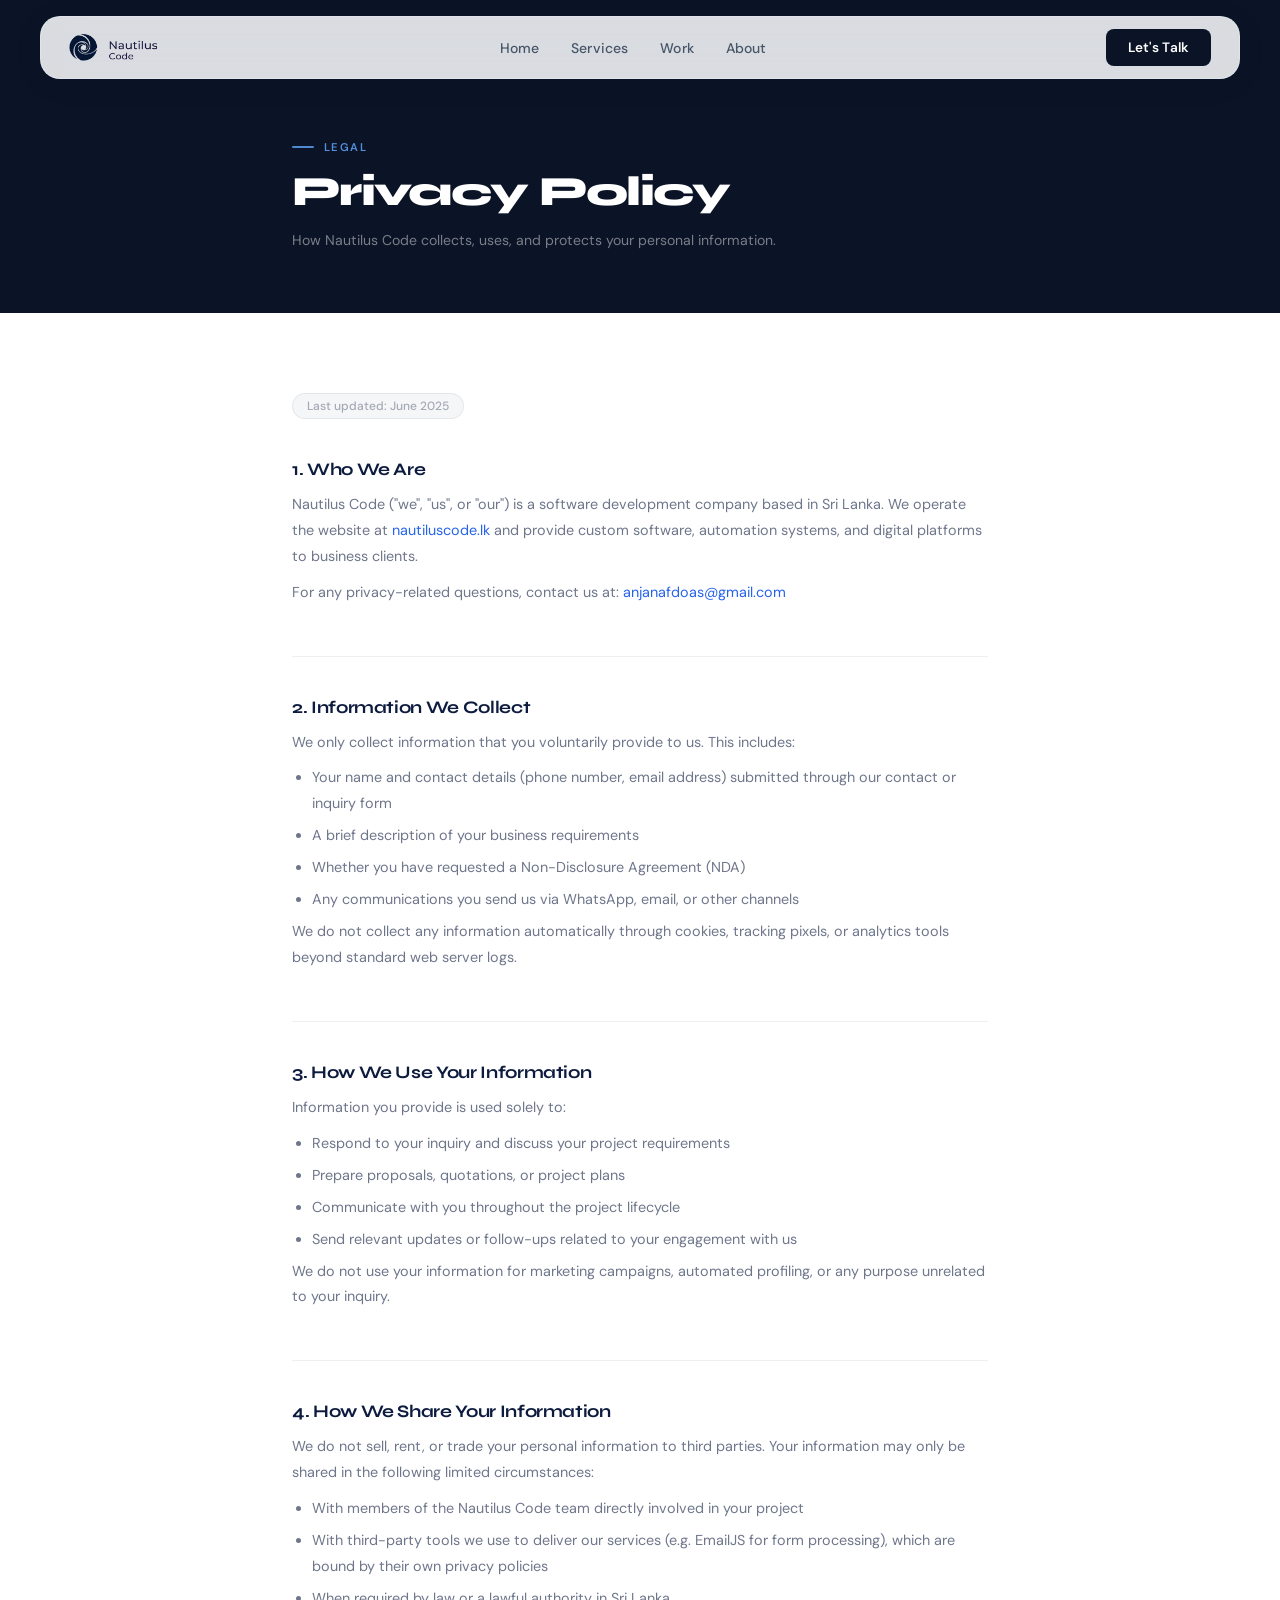
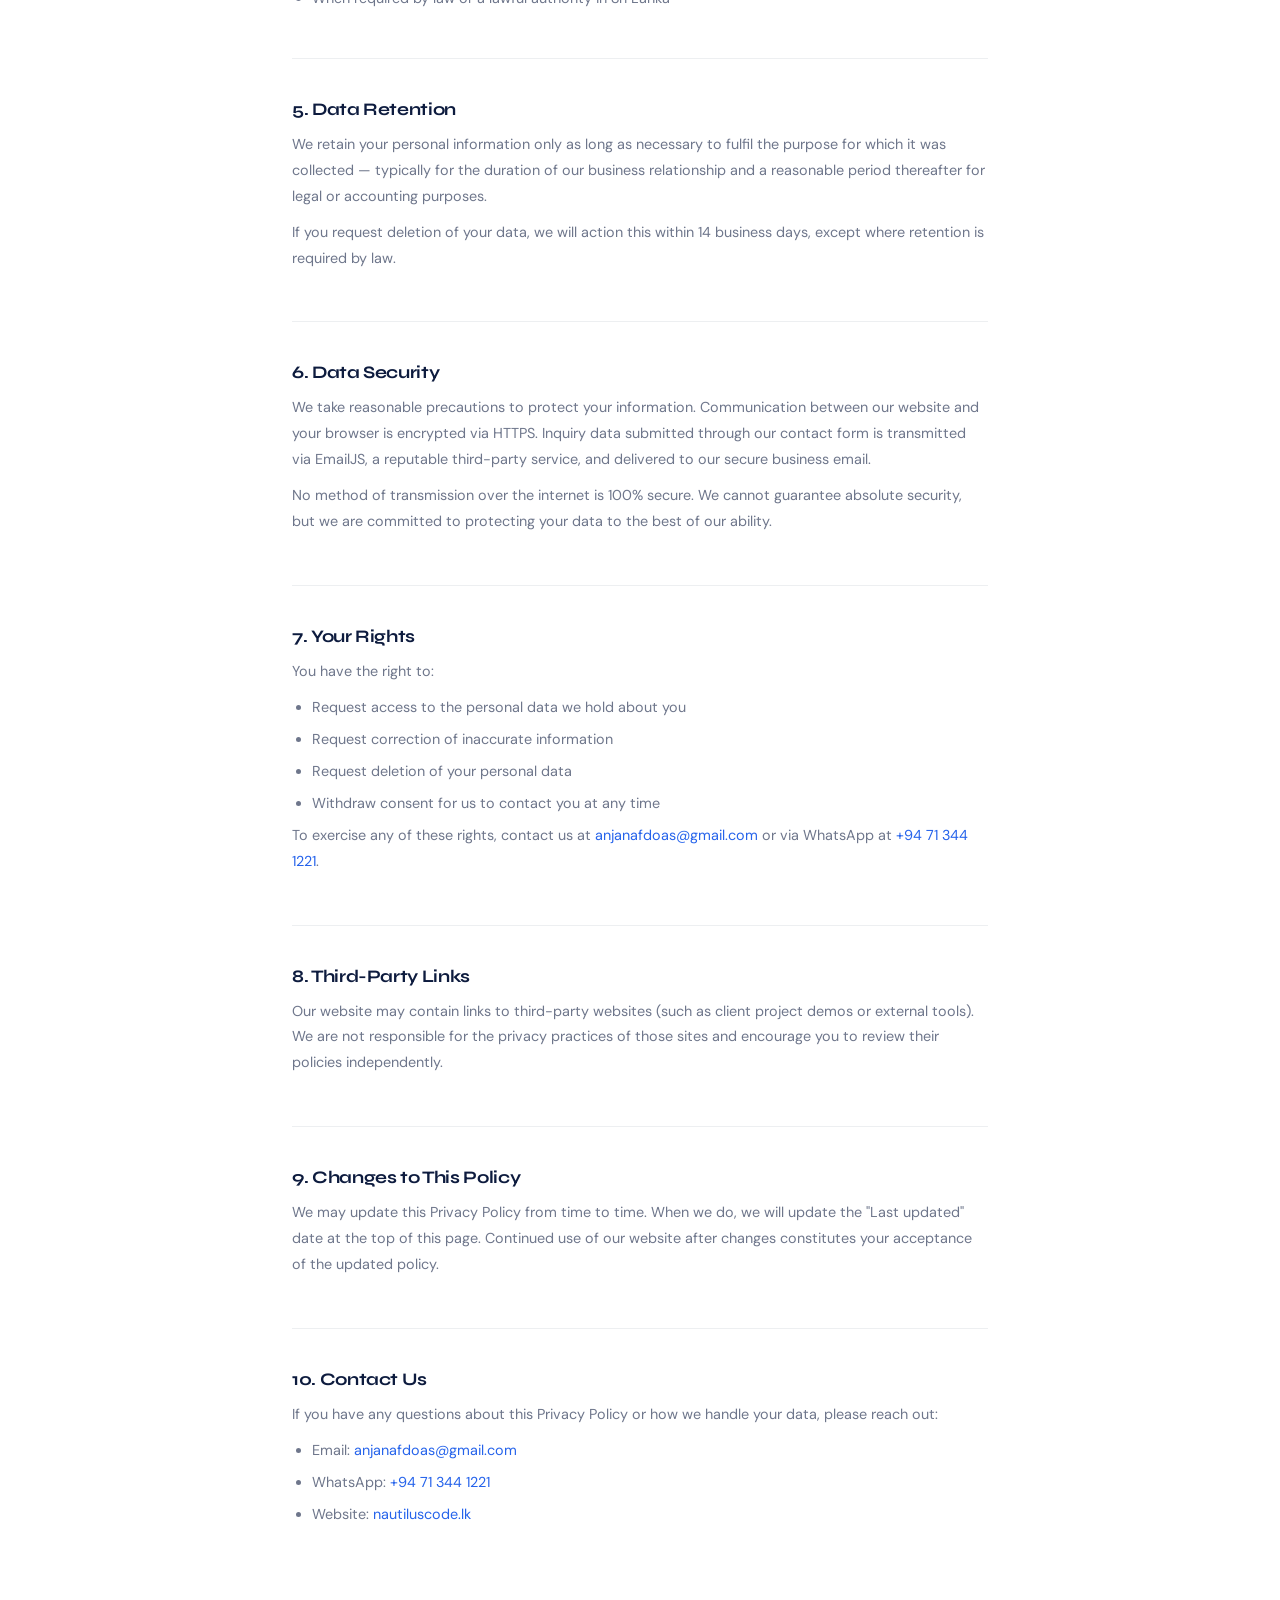
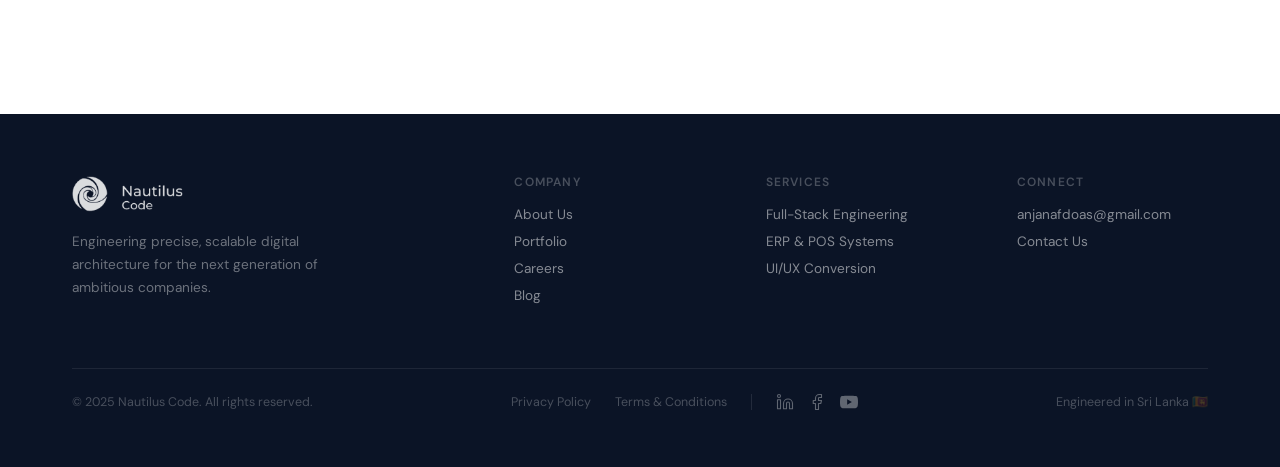
<file: privacy-policy.html>
<!DOCTYPE html>
<html lang="en">
<head>
  <meta charset="UTF-8">
  <meta name="viewport" content="width=device-width, initial-scale=1.0">
  <title>Privacy Policy — Nautilus Code</title>
  <link rel="preconnect" href="https://fonts.googleapis.com">
  <link rel="preconnect" href="https://fonts.gstatic.com" crossorigin>
  <link href="https://fonts.googleapis.com/css2?family=Syne:wght@700;800&family=DM+Sans:wght@300;400;500&display=swap" rel="stylesheet">
  <link rel="stylesheet" href="css/style.css">
  <style>
    .legal-body {
      max-width: 760px;
      margin: 0 auto;
      padding: 48px 2rem 100px;
    }
    .legal-hero {
      background: var(--navy, #0d1b3e);
      padding: 140px 0 60px;
    }
    .legal-hero-inner {
      max-width: 760px;
      margin: 0 auto;
      padding: 0 2rem;
    }
    .legal-eyebrow {
      font-size: 0.7rem;
      font-weight: 600;
      letter-spacing: 0.13em;
      text-transform: uppercase;
      color: rgba(96,165,250,0.85);
      display: flex;
      align-items: center;
      gap: 10px;
      margin-bottom: 16px;
    }
    .legal-eyebrow::before {
      content: '';
      display: block;
      width: 22px;
      height: 1.5px;
      background: rgba(96,165,250,0.8);
      border-radius: 2px;
    }
    .legal-hero h1 {
      font-family: 'Syne', sans-serif;
      font-size: clamp(1.8rem, 3.5vw, 2.6rem);
      font-weight: 800;
      color: #fff;
      letter-spacing: -0.04em;
      line-height: 1.08;
      margin-bottom: 14px;
    }
    .legal-hero p {
      font-size: 0.88rem;
      color: rgba(255,255,255,0.45);
      line-height: 1.7;
    }
    .legal-section {
      margin-bottom: 40px;
      padding-bottom: 40px;
      border-bottom: 1px solid rgba(13,27,62,0.07);
    }
    .legal-section:last-child {
      border-bottom: none;
    }
    .legal-section h2 {
      font-family: 'Syne', sans-serif;
      font-size: 1.1rem;
      font-weight: 700;
      color: #0d1b3e;
      letter-spacing: -0.02em;
      margin-bottom: 12px;
      margin-top: 0;
    }
    .legal-section p,
    .legal-section li {
      font-size: 0.9rem;
      color: rgba(13,27,62,0.6);
      line-height: 1.8;
      margin-bottom: 10px;
    }
    .legal-section ul {
      padding-left: 20px;
      margin: 0;
    }
    .legal-section li {
      margin-bottom: 6px;
    }
    .legal-section a {
      color: #2563eb;
      text-decoration: none;
    }
    .legal-section a:hover {
      text-decoration: underline;
    }
    .legal-updated {
      display: inline-block;
      font-size: 0.75rem;
      font-weight: 500;
      color: rgba(13,27,62,0.35);
      background: rgba(13,27,62,0.04);
      border: 1px solid rgba(13,27,62,0.07);
      border-radius: 100px;
      padding: 4px 14px;
      margin-bottom: 40px;
      margin-top: 32px;
    }
  </style>
</head>
<body>

  <div id="navbar-placeholder"></div>

  <!-- Hero -->
  <div class="legal-hero">
    <div class="legal-hero-inner">
      <div class="legal-eyebrow">Legal</div>
      <h1>Privacy Policy</h1>
      <p>How Nautilus Code collects, uses, and protects your personal information.</p>
    </div>
  </div>

  <!-- Body -->
  <div class="legal-body">

    <span class="legal-updated">Last updated: June 2025</span>

    <div class="legal-section">
      <h2>1. Who We Are</h2>
      <p>Nautilus Code ("we", "us", or "our") is a software development company based in Sri Lanka. We operate the website at <a href="https://nautiluscode.lk">nautiluscode.lk</a> and provide custom software, automation systems, and digital platforms to business clients.</p>
      <p>For any privacy-related questions, contact us at: <a href="mailto:hello@nautiluscode.lk">anjanafdoas@gmail.com</a></p>
    </div>

    <div class="legal-section">
      <h2>2. Information We Collect</h2>
      <p>We only collect information that you voluntarily provide to us. This includes:</p>
      <ul>
        <li>Your name and contact details (phone number, email address) submitted through our contact or inquiry form</li>
        <li>A brief description of your business requirements</li>
        <li>Whether you have requested a Non-Disclosure Agreement (NDA)</li>
        <li>Any communications you send us via WhatsApp, email, or other channels</li>
      </ul>
      <p>We do not collect any information automatically through cookies, tracking pixels, or analytics tools beyond standard web server logs.</p>
    </div>

    <div class="legal-section">
      <h2>3. How We Use Your Information</h2>
      <p>Information you provide is used solely to:</p>
      <ul>
        <li>Respond to your inquiry and discuss your project requirements</li>
        <li>Prepare proposals, quotations, or project plans</li>
        <li>Communicate with you throughout the project lifecycle</li>
        <li>Send relevant updates or follow-ups related to your engagement with us</li>
      </ul>
      <p>We do not use your information for marketing campaigns, automated profiling, or any purpose unrelated to your inquiry.</p>
    </div>

    <div class="legal-section">
      <h2>4. How We Share Your Information</h2>
      <p>We do not sell, rent, or trade your personal information to third parties. Your information may only be shared in the following limited circumstances:</p>
      <ul>
        <li>With members of the Nautilus Code team directly involved in your project</li>
        <li>With third-party tools we use to deliver our services (e.g. EmailJS for form processing), which are bound by their own privacy policies</li>
        <li>When required by law or a lawful authority in Sri Lanka</li>
      </ul>
    </div>

    <div class="legal-section">
      <h2>5. Data Retention</h2>
      <p>We retain your personal information only as long as necessary to fulfil the purpose for which it was collected — typically for the duration of our business relationship and a reasonable period thereafter for legal or accounting purposes.</p>
      <p>If you request deletion of your data, we will action this within 14 business days, except where retention is required by law.</p>
    </div>

    <div class="legal-section">
      <h2>6. Data Security</h2>
      <p>We take reasonable precautions to protect your information. Communication between our website and your browser is encrypted via HTTPS. Inquiry data submitted through our contact form is transmitted via EmailJS, a reputable third-party service, and delivered to our secure business email.</p>
      <p>No method of transmission over the internet is 100% secure. We cannot guarantee absolute security, but we are committed to protecting your data to the best of our ability.</p>
    </div>

    <div class="legal-section">
      <h2>7. Your Rights</h2>
      <p>You have the right to:</p>
      <ul>
        <li>Request access to the personal data we hold about you</li>
        <li>Request correction of inaccurate information</li>
        <li>Request deletion of your personal data</li>
        <li>Withdraw consent for us to contact you at any time</li>
      </ul>
      <p>To exercise any of these rights, contact us at <a href="mailto:anjanafdoas@gmail.com">anjanafdoas@gmail.com</a> or via WhatsApp at <a href="https://wa.me/94713441221">+94 71 344 1221</a>.</p>
    </div>

    <div class="legal-section">
      <h2>8. Third-Party Links</h2>
      <p>Our website may contain links to third-party websites (such as client project demos or external tools). We are not responsible for the privacy practices of those sites and encourage you to review their policies independently.</p>
    </div>

    <div class="legal-section">
      <h2>9. Changes to This Policy</h2>
      <p>We may update this Privacy Policy from time to time. When we do, we will update the "Last updated" date at the top of this page. Continued use of our website after changes constitutes your acceptance of the updated policy.</p>
    </div>

    <div class="legal-section">
      <h2>10. Contact Us</h2>
      <p>If you have any questions about this Privacy Policy or how we handle your data, please reach out:</p>
      <ul>
        <li>Email: <a href="mailto:anjanafdoas@gmail.com">anjanafdoas@gmail.com</a></li>
        <li>WhatsApp: <a href="https://wa.me/94713441221">+94 71 344 1221</a></li>
        <li>Website: <a href="https://nautiluscode.lk">nautiluscode.lk</a></li>
      </ul>
    </div>

  </div>

  <div id="footer-placeholder"></div>

  <script src="js/config.js"></script>
  <script src="js/main.js"></script>

</body>
</html>
</file>
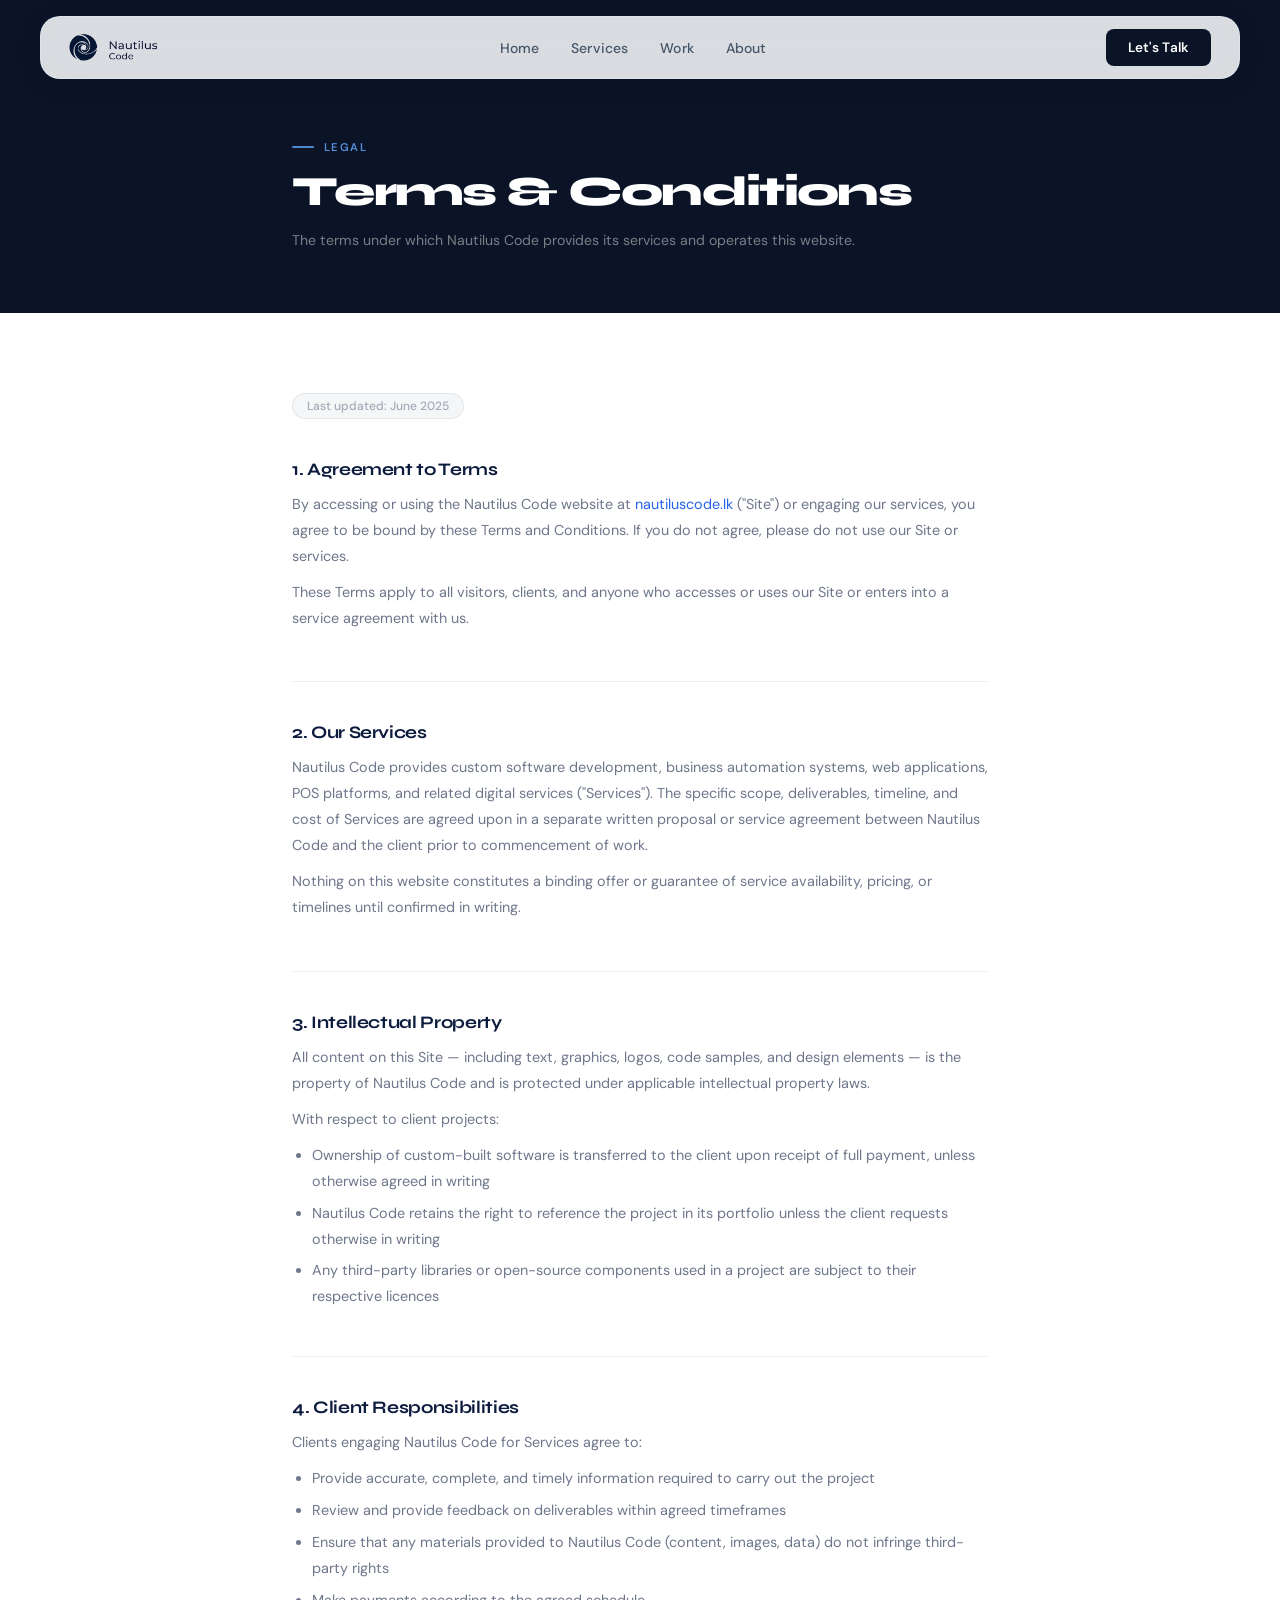
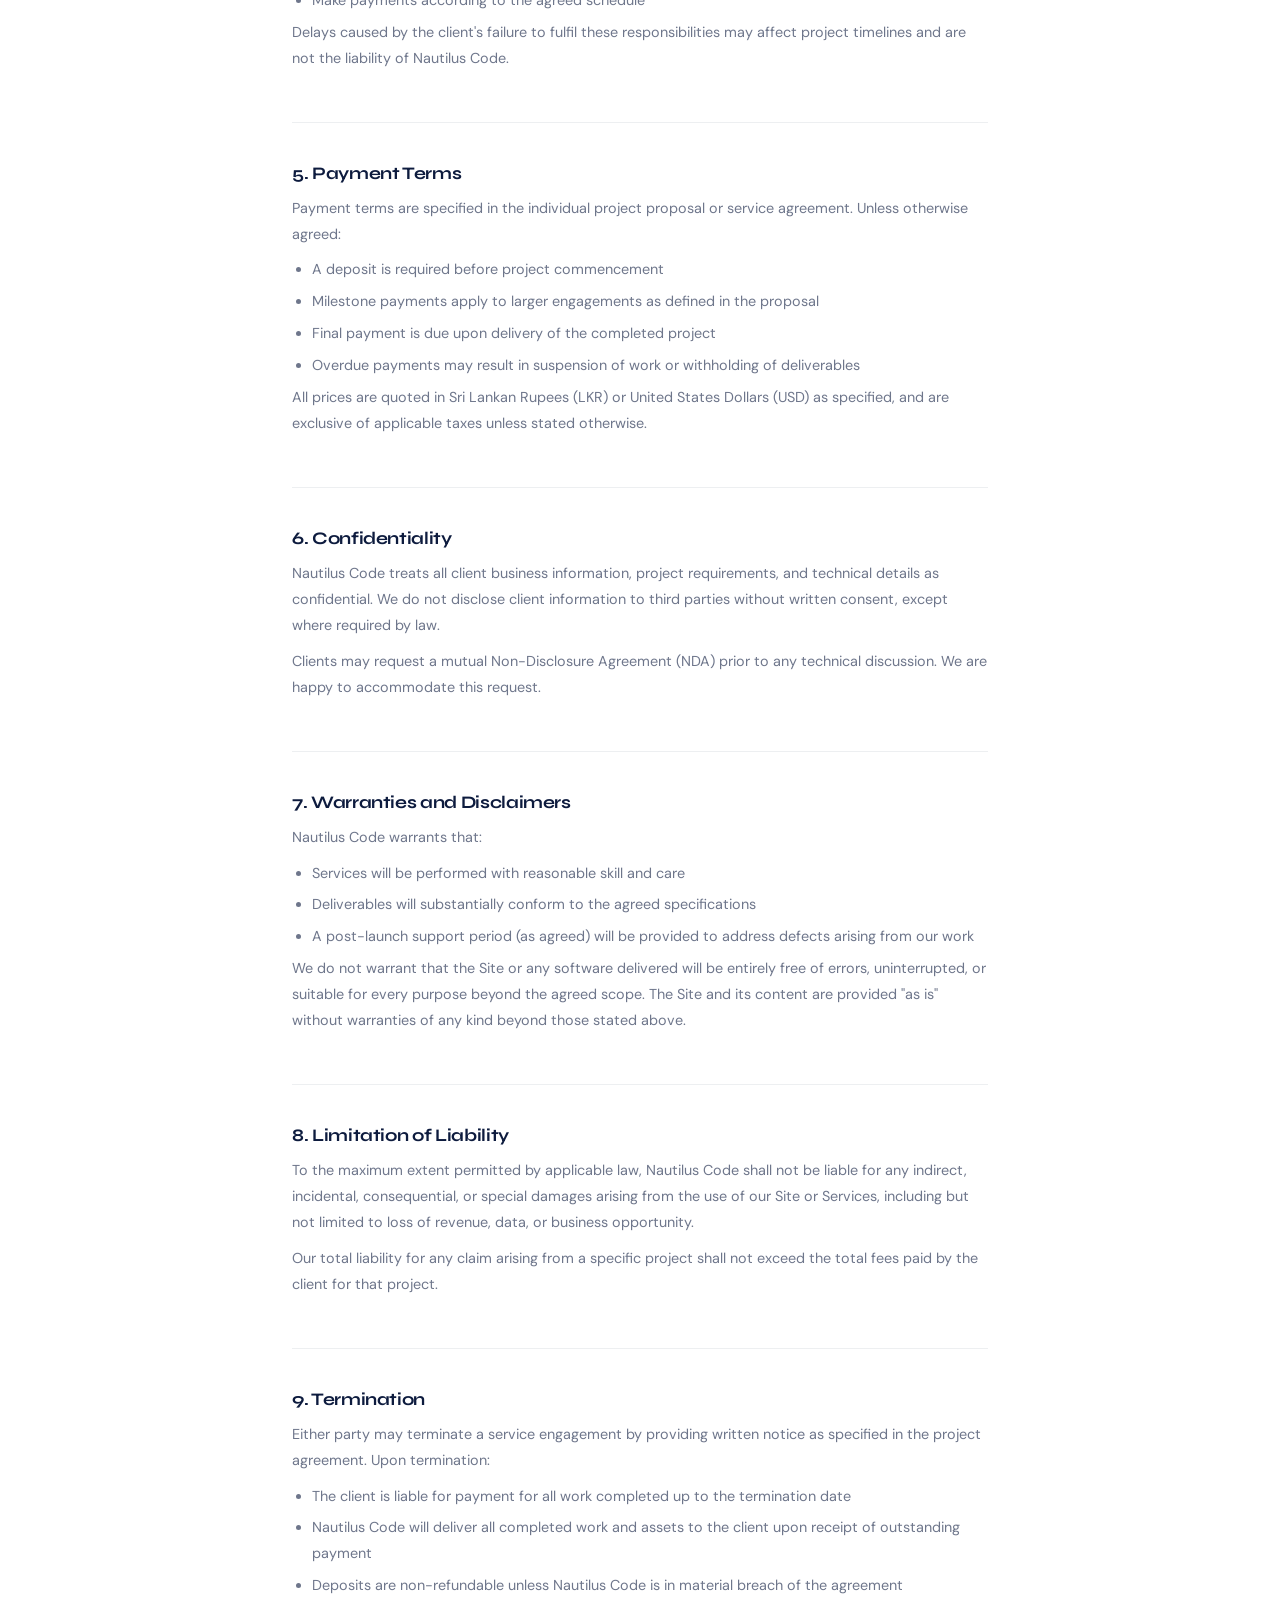
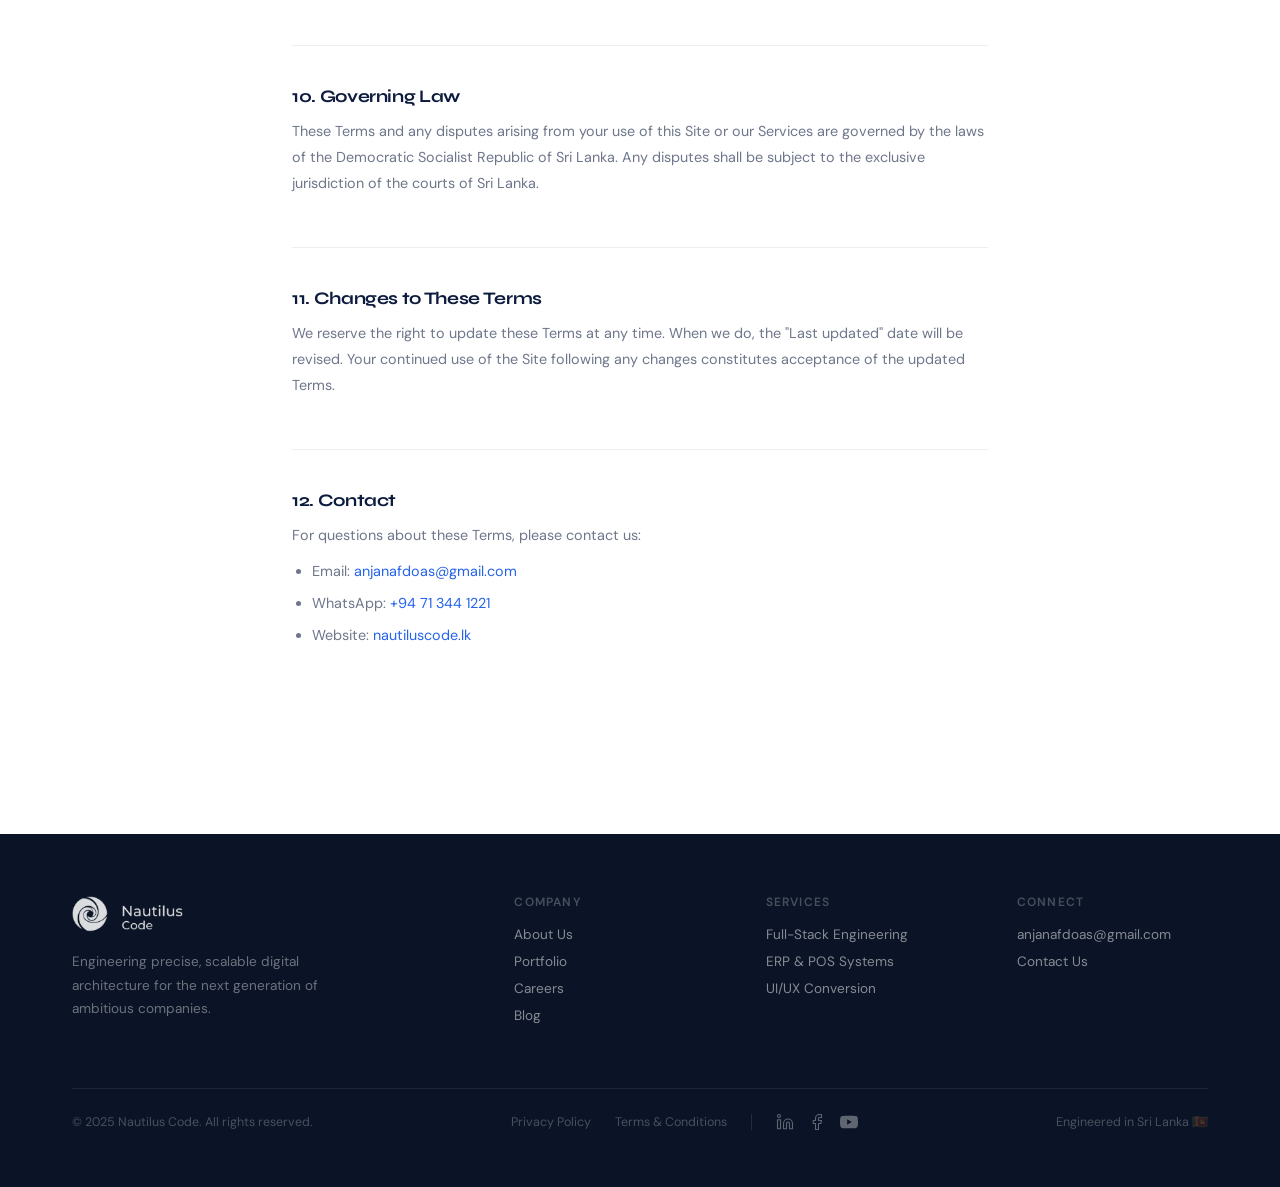
<file: terms-and-conditions.html>
<!DOCTYPE html>
<html lang="en">
<head>
  <meta charset="UTF-8">
  <meta name="viewport" content="width=device-width, initial-scale=1.0">
  <title>Terms &amp; Conditions — Nautilus Code</title>
  <link rel="preconnect" href="https://fonts.googleapis.com">
  <link rel="preconnect" href="https://fonts.gstatic.com" crossorigin>
  <link href="https://fonts.googleapis.com/css2?family=Syne:wght@700;800&family=DM+Sans:wght@300;400;500&display=swap" rel="stylesheet">
  <link rel="stylesheet" href="css/style.css">
  <style>
    .legal-body {
      max-width: 760px;
      margin: 0 auto;
      padding: 48px 2rem 100px;
    }
    .legal-hero {
      background: var(--navy, #0d1b3e);
      padding: 140px 0 60px;
    }
    .legal-hero-inner {
      max-width: 760px;
      margin: 0 auto;
      padding: 0 2rem;
    }
    .legal-eyebrow {
      font-size: 0.7rem;
      font-weight: 600;
      letter-spacing: 0.13em;
      text-transform: uppercase;
      color: rgba(96,165,250,0.85);
      display: flex;
      align-items: center;
      gap: 10px;
      margin-bottom: 16px;
    }
    .legal-eyebrow::before {
      content: '';
      display: block;
      width: 22px;
      height: 1.5px;
      background: rgba(96,165,250,0.8);
      border-radius: 2px;
    }
    .legal-hero h1 {
      font-family: 'Syne', sans-serif;
      font-size: clamp(1.8rem, 3.5vw, 2.6rem);
      font-weight: 800;
      color: #fff;
      letter-spacing: -0.04em;
      line-height: 1.08;
      margin-bottom: 14px;
    }
    .legal-hero p {
      font-size: 0.88rem;
      color: rgba(255,255,255,0.45);
      line-height: 1.7;
    }
    .legal-section {
      margin-bottom: 40px;
      padding-bottom: 40px;
      border-bottom: 1px solid rgba(13,27,62,0.07);
    }
    .legal-section:last-child {
      border-bottom: none;
    }
    .legal-section h2 {
      font-family: 'Syne', sans-serif;
      font-size: 1.1rem;
      font-weight: 700;
      color: #0d1b3e;
      letter-spacing: -0.02em;
      margin-bottom: 12px;
      margin-top: 0;
    }
    .legal-section p,
    .legal-section li {
      font-size: 0.9rem;
      color: rgba(13,27,62,0.6);
      line-height: 1.8;
      margin-bottom: 10px;
    }
    .legal-section ul {
      padding-left: 20px;
      margin: 0;
    }
    .legal-section li {
      margin-bottom: 6px;
    }
    .legal-section a {
      color: #2563eb;
      text-decoration: none;
    }
    .legal-section a:hover {
      text-decoration: underline;
    }
    .legal-updated {
      display: inline-block;
      font-size: 0.75rem;
      font-weight: 500;
      color: rgba(13,27,62,0.35);
      background: rgba(13,27,62,0.04);
      border: 1px solid rgba(13,27,62,0.07);
      border-radius: 100px;
      padding: 4px 14px;
      margin-bottom: 40px;
      margin-top: 32px;
    }
  </style>
</head>
<body>

  <div id="navbar-placeholder"></div>

  <!-- Hero -->
  <div class="legal-hero">
    <div class="legal-hero-inner">
      <div class="legal-eyebrow">Legal</div>
      <h1>Terms &amp; Conditions</h1>
      <p>The terms under which Nautilus Code provides its services and operates this website.</p>
    </div>
  </div>

  <!-- Body -->
  <div class="legal-body">

    <span class="legal-updated">Last updated: June 2025</span>

    <div class="legal-section">
      <h2>1. Agreement to Terms</h2>
      <p>By accessing or using the Nautilus Code website at <a href="https://nautiluscode.lk">nautiluscode.lk</a> ("Site") or engaging our services, you agree to be bound by these Terms and Conditions. If you do not agree, please do not use our Site or services.</p>
      <p>These Terms apply to all visitors, clients, and anyone who accesses or uses our Site or enters into a service agreement with us.</p>
    </div>

    <div class="legal-section">
      <h2>2. Our Services</h2>
      <p>Nautilus Code provides custom software development, business automation systems, web applications, POS platforms, and related digital services ("Services"). The specific scope, deliverables, timeline, and cost of Services are agreed upon in a separate written proposal or service agreement between Nautilus Code and the client prior to commencement of work.</p>
      <p>Nothing on this website constitutes a binding offer or guarantee of service availability, pricing, or timelines until confirmed in writing.</p>
    </div>

    <div class="legal-section">
      <h2>3. Intellectual Property</h2>
      <p>All content on this Site — including text, graphics, logos, code samples, and design elements — is the property of Nautilus Code and is protected under applicable intellectual property laws.</p>
      <p>With respect to client projects:</p>
      <ul>
        <li>Ownership of custom-built software is transferred to the client upon receipt of full payment, unless otherwise agreed in writing</li>
        <li>Nautilus Code retains the right to reference the project in its portfolio unless the client requests otherwise in writing</li>
        <li>Any third-party libraries or open-source components used in a project are subject to their respective licences</li>
      </ul>
    </div>

    <div class="legal-section">
      <h2>4. Client Responsibilities</h2>
      <p>Clients engaging Nautilus Code for Services agree to:</p>
      <ul>
        <li>Provide accurate, complete, and timely information required to carry out the project</li>
        <li>Review and provide feedback on deliverables within agreed timeframes</li>
        <li>Ensure that any materials provided to Nautilus Code (content, images, data) do not infringe third-party rights</li>
        <li>Make payments according to the agreed schedule</li>
      </ul>
      <p>Delays caused by the client's failure to fulfil these responsibilities may affect project timelines and are not the liability of Nautilus Code.</p>
    </div>

    <div class="legal-section">
      <h2>5. Payment Terms</h2>
      <p>Payment terms are specified in the individual project proposal or service agreement. Unless otherwise agreed:</p>
      <ul>
        <li>A deposit is required before project commencement</li>
        <li>Milestone payments apply to larger engagements as defined in the proposal</li>
        <li>Final payment is due upon delivery of the completed project</li>
        <li>Overdue payments may result in suspension of work or withholding of deliverables</li>
      </ul>
      <p>All prices are quoted in Sri Lankan Rupees (LKR) or United States Dollars (USD) as specified, and are exclusive of applicable taxes unless stated otherwise.</p>
    </div>

    <div class="legal-section">
      <h2>6. Confidentiality</h2>
      <p>Nautilus Code treats all client business information, project requirements, and technical details as confidential. We do not disclose client information to third parties without written consent, except where required by law.</p>
      <p>Clients may request a mutual Non-Disclosure Agreement (NDA) prior to any technical discussion. We are happy to accommodate this request.</p>
    </div>

    <div class="legal-section">
      <h2>7. Warranties and Disclaimers</h2>
      <p>Nautilus Code warrants that:</p>
      <ul>
        <li>Services will be performed with reasonable skill and care</li>
        <li>Deliverables will substantially conform to the agreed specifications</li>
        <li>A post-launch support period (as agreed) will be provided to address defects arising from our work</li>
      </ul>
      <p>We do not warrant that the Site or any software delivered will be entirely free of errors, uninterrupted, or suitable for every purpose beyond the agreed scope. The Site and its content are provided "as is" without warranties of any kind beyond those stated above.</p>
    </div>

    <div class="legal-section">
      <h2>8. Limitation of Liability</h2>
      <p>To the maximum extent permitted by applicable law, Nautilus Code shall not be liable for any indirect, incidental, consequential, or special damages arising from the use of our Site or Services, including but not limited to loss of revenue, data, or business opportunity.</p>
      <p>Our total liability for any claim arising from a specific project shall not exceed the total fees paid by the client for that project.</p>
    </div>

    <div class="legal-section">
      <h2>9. Termination</h2>
      <p>Either party may terminate a service engagement by providing written notice as specified in the project agreement. Upon termination:</p>
      <ul>
        <li>The client is liable for payment for all work completed up to the termination date</li>
        <li>Nautilus Code will deliver all completed work and assets to the client upon receipt of outstanding payment</li>
        <li>Deposits are non-refundable unless Nautilus Code is in material breach of the agreement</li>
      </ul>
    </div>

    <div class="legal-section">
      <h2>10. Governing Law</h2>
      <p>These Terms and any disputes arising from your use of this Site or our Services are governed by the laws of the Democratic Socialist Republic of Sri Lanka. Any disputes shall be subject to the exclusive jurisdiction of the courts of Sri Lanka.</p>
    </div>

    <div class="legal-section">
      <h2>11. Changes to These Terms</h2>
      <p>We reserve the right to update these Terms at any time. When we do, the "Last updated" date will be revised. Your continued use of the Site following any changes constitutes acceptance of the updated Terms.</p>
    </div>

    <div class="legal-section">
      <h2>12. Contact</h2>
      <p>For questions about these Terms, please contact us:</p>
      <ul>
        <li>Email: <a href="mailto:anjanafdoas@gmail.com">anjanafdoas@gmail.com</a></li>
        <li>WhatsApp: <a href="https://wa.me/94713441221">+94 71 344 1221</a></li>
        <li>Website: <a href="https://nautiluscode.lk">nautiluscode.lk</a></li>
      </ul>
    </div>

  </div>

  <div id="footer-placeholder"></div>

  <script src="js/config.js"></script>
  <script src="js/main.js"></script>

</body>
</html>
</file>
<file: css/style.css>
/* ============================================================
   NAUTILUS CODE — Main Stylesheet
   ============================================================ */

/* RESET */
*, *::before, *::after { box-sizing: border-box; margin: 0; padding: 0; }

/* CSS VARIABLES */
:root {
  --navy: #0B1426;
  --navy-mid: #0B1E4F;
  --electric: #2563EB;
  --electric-light: #3b82f6;
  --electric-pale: #eff6ff;
  --slate-50: #f8fafc;
  --slate-100: #f1f5f9;
  --slate-200: #e2e8f0;
  --slate-300: #cbd5e1;
  --slate-400: #94a3b8;
  --slate-500: #64748b;
  --slate-600: #475569;
  --silver: #8892a4;
}

html { scroll-behavior: smooth; }
body {
  font-family: 'DM Sans', sans-serif;
  background: #ffffff;
  color: var(--navy);
  overflow-x: hidden;
}
h1, h2, h3, h4, h5, h6, .font-display { font-family: 'Syne', sans-serif; }

/* ============================================================
   PAGE TRANSITIONS
   ============================================================ */
.page { display: none; opacity: 0; transform: translateY(16px); transition: opacity 0.45s cubic-bezier(0.22,1,0.36,1), transform 0.45s cubic-bezier(0.22,1,0.36,1); }
.page.active { display: block; opacity: 1; transform: translateY(0); }
.page.exiting { opacity: 0; transform: translateY(-10px); transition: opacity 0.2s ease, transform 0.2s ease; }

/* ============================================================
   NAVBAR
   ============================================================ */
.navbar {
  position: fixed; top: 0; left: 0; right: 0; z-index: 1000;
  padding: 0 2rem; height: 68px;
  display: flex; align-items: center; justify-content: space-between;
  backdrop-filter: blur(20px) saturate(180%);
  -webkit-backdrop-filter: blur(20px) saturate(180%);
  background: rgba(255,255,255,0.88);
  border-bottom: 1px solid rgba(11,20,38,0.07);
  transition: all 0.3s ease;
}
.navbar.scrolled { background: rgba(255,255,255,0.96); box-shadow: 0 1px 20px rgba(11,20,38,0.08); }
.nav-logo { display: flex; align-items: center; gap: 10px; cursor: pointer; text-decoration: none; }
.nav-logo-icon { width: 34px; height: 34px; }
.nav-logo-text { font-family: 'Syne', sans-serif; font-weight: 700; font-size: 1.1rem; color: var(--navy); letter-spacing: -0.02em; }
.nav-links { display: flex; gap: 2rem; align-items: center; }
.nav-link {
  font-family: 'DM Sans', sans-serif; font-size: 0.875rem; font-weight: 500;
  color: var(--slate-600); text-decoration: none; cursor: pointer;
  padding: 4px 0; position: relative; transition: color 0.2s ease; letter-spacing: 0.01em;
}
.nav-link::after { content: ''; position: absolute; bottom: -2px; left: 0; width: 0; height: 1.5px; background: var(--electric); transition: width 0.25s ease; }
.nav-link:hover, .nav-link.active { color: var(--navy); }
.nav-link:hover::after, .nav-link.active::after { width: 100%; }
.btn-cta {
  font-family: 'DM Sans', sans-serif; font-size: 0.85rem; font-weight: 600;
  background: var(--navy); color: white; border: none;
  padding: 10px 22px; border-radius: 8px; cursor: pointer; transition: all 0.25s ease; letter-spacing: 0.01em;
}
.btn-cta:hover { background: var(--navy-mid); transform: translateY(-1px); box-shadow: 0 6px 20px rgba(11,20,38,0.2); }

.mobile-menu {
  display: none;
  position: fixed;
  top: 68px;
  left: 0;
  right: 0;
  background: rgba(255, 255, 255, 0.92);
  border-bottom: 1px solid rgba(13, 27, 62, 0.08);
  padding: 16px 24px;
  z-index: 999;
  flex-direction: column;
  gap: 4px;

  /* blur try කරන්නම් — support ඇත්නම් apply වෙනවා */
  backdrop-filter: blur(16px);
  -webkit-backdrop-filter: blur(16px);
}

.mobile-menu.open {
  display: flex;
}

/* dark hero pages */
body.dark-page .mobile-menu {
  background: rgba(13, 27, 62, 0.88);
  border-bottom-color: rgba(255, 255, 255, 0.07);
}

body.dark-page .mobile-nav-link {
  color: rgba(255, 255, 255, 0.72);
  border-bottom-color: rgba(255, 255, 255, 0.07);
}

body.dark-page .mobile-nav-link:hover {
  color: #ffffff;
}

.mobile-nav-link {
  display: block; padding: 12px 0;
  font-family: 'DM Sans', sans-serif; font-size: 0.95rem; font-weight: 500;
  color: var(--slate-600); cursor: pointer; border-bottom: 1px solid var(--slate-100); transition: color 0.2s ease;
}
.mobile-nav-link:last-child { border-bottom: none; }
.mobile-nav-link:hover, .mobile-nav-link.active { color: var(--navy); }
.hamburger { display: none; flex-direction: column; gap: 5px; cursor: pointer; padding: 4px; }
.hamburger span { display: block; width: 22px; height: 2px; background: var(--navy); border-radius: 2px; transition: all 0.3s ease; }
/* Hamburger open animation */
.hamburger.open span:nth-child(1) { transform: translateY(7px) rotate(45deg); }
.hamburger.open span:nth-child(2) { opacity: 0; transform: scaleX(0); }
.hamburger.open span:nth-child(3) { transform: translateY(-7px) rotate(-45deg); }

/* Navbar scroll shadow */
.navbar-header.scrolled {
  box-shadow: 0 2px 20px rgba(13,27,62,0.08);
  background: rgba(255,255,255,0.95);
  backdrop-filter: blur(12px);
}
/* ============================================================
   BUTTONS
   ============================================================ */
.btn-primary {
  display: inline-flex; align-items: center; gap: 8px;
  font-family: 'DM Sans', sans-serif; font-size: 0.9rem; font-weight: 600;
  background: var(--navy); color: white; border: none;
  padding: 13px 26px; border-radius: 10px; cursor: pointer; transition: all 0.25s ease; text-decoration: none;
}
.btn-primary:hover { background: var(--electric); transform: translateY(-2px); box-shadow: 0 8px 25px rgba(37,99,235,0.3); }
.btn-secondary {
  display: inline-flex; align-items: center; gap: 8px;
  font-family: 'DM Sans', sans-serif; font-size: 0.9rem; font-weight: 500;
  background: transparent; color: var(--navy); border: 1.5px solid var(--slate-200);
  padding: 12px 26px; border-radius: 10px; cursor: pointer; transition: all 0.25s ease; text-decoration: none;
}
.btn-secondary:hover { border-color: var(--navy); background: var(--slate-50); transform: translateY(-2px); }

/* ============================================================
   SECTION COMMON
   ============================================================ */
.section-label {
  font-family: 'DM Sans', sans-serif; font-size: 0.75rem; font-weight: 600;
  letter-spacing: 0.12em; text-transform: uppercase; color: var(--electric);
}
.section-title { font-family: 'Syne', sans-serif; font-weight: 700; letter-spacing: -0.03em; color: var(--navy); }
.section-desc { color: var(--slate-500); line-height: 1.7; font-weight: 400; }
.section-divider { height: 1px; background: linear-gradient(90deg, transparent, var(--slate-200), transparent); margin: 0 auto; max-width: 600px; }

/* ============================================================
   HERO
   ============================================================ */
.hero-section {
  min-height: 100vh;
  display: flex;
  align-items: center;
  padding-top: 70px;
  padding-bottom: 20px;
  background: #ffffff;
  position: relative;
  overflow: hidden;
}
.hero-bg-grid {
  position: absolute; inset: 0;
  background-image: linear-gradient(rgba(226,232,240,0.5) 1px, transparent 1px), linear-gradient(90deg, rgba(226,232,240,0.5) 1px, transparent 1px);
  background-size: 60px 60px; opacity: 0.4;
}
.hero-bg-radial { position: absolute; top: -20%; right: -10%; width: 700px; height: 700px; background: radial-gradient(circle, rgba(37,99,235,0.06) 0%, transparent 70%); }
.hero-badge {
  display: inline-flex; align-items: center; gap: 8px;
  background: var(--slate-50); border: 1px solid var(--slate-200); border-radius: 100px;
  padding: 6px 14px; font-size: 0.78rem; font-weight: 500; color: var(--slate-600); margin-bottom: 28px;
}
.hero-badge-dot { width: 6px; height: 6px; border-radius: 50%; background: var(--electric); animation: pulse 2s infinite; }
@keyframes pulse { 0%, 100% { opacity: 1; } 50% { opacity: 0.4; } }
.hero-headline { font-family: 'Syne', sans-serif; font-size: clamp(2.8rem, 5.5vw, 4.5rem); font-weight: 800; line-height: 1.05; letter-spacing: -0.04em; color: var(--navy); }
.hero-headline .accent { color: var(--electric); }
.hero-desc { font-size: 1.05rem; line-height: 1.75; color: var(--slate-500); max-width: 480px; font-weight: 400; margin-top: 20px; }

/* NAUTILUS SVG SPIRAL */
.nautilus-container { position: relative; display: flex; align-items: center; justify-content: center; }
.nautilus-rings { animation: slowRotate 40s linear infinite; transform-origin: center; }
@keyframes slowRotate { from { transform: rotate(0deg); } to { transform: rotate(360deg); } }
.nautilus-core { animation: slowRotate 30s linear infinite reverse; transform-origin: center; }

/* ============================================================
   TRUSTED BY
   ============================================================ */
.trusted-section { border-top: 1px solid var(--slate-100); border-bottom: 1px solid var(--slate-100); padding: 40px 0; background: var(--slate-50); }
.trust-logo { font-family: 'Syne', sans-serif; font-size: 1rem; font-weight: 700; color: var(--slate-300); letter-spacing: -0.02em; transition: color 0.3s ease; cursor: default; white-space: nowrap; }
.trust-logo:hover { color: var(--slate-400); }

/* ============================================================
   CARDS & BENTO
   ============================================================ */
.bento-card { background: white; border: 1px solid var(--slate-100); border-radius: 16px; padding: 32px; transition: all 0.3s cubic-bezier(0.22,1,0.36,1); }
.bento-card:hover { border-color: var(--slate-200); box-shadow: 0 20px 60px rgba(11,20,38,0.08); transform: translateY(-4px); }
.bento-card-featured { background: var(--navy); color: white; }
.bento-card-icon { width: 44px; height: 44px; border-radius: 12px; display: flex; align-items: center; justify-content: center; margin-bottom: 20px; }

/* ============================================================
   SERVICE CARDS
   ============================================================ */
.service-card { background: white; border: 1px solid var(--slate-100); border-radius: 20px; padding: 40px; transition: all 0.35s cubic-bezier(0.22,1,0.36,1); position: relative; overflow: hidden; }
.service-card::before { content: ''; position: absolute; top: 0; left: 0; right: 0; height: 2px; background: linear-gradient(90deg, var(--electric), transparent); opacity: 0; transition: opacity 0.3s ease; }
.service-card:hover { border-color: rgba(37,99,235,0.2); box-shadow: 0 24px 80px rgba(11,20,38,0.1); transform: translateY(-6px); }
.service-card:hover::before { opacity: 1; }
.price-badge { display: inline-flex; align-items: center; gap: 6px; background: var(--electric-pale); border: 1px solid rgba(37,99,235,0.15); border-radius: 8px; padding: 8px 14px; font-size: 0.82rem; font-weight: 600; color: var(--electric); margin-top: 24px; }

/* ============================================================
   PORTFOLIO
   ============================================================ */
.portfolio-card { background: var(--slate-50); border: 1px solid var(--slate-100); border-radius: 20px; overflow: hidden; transition: all 0.35s cubic-bezier(0.22,1,0.36,1); }
.portfolio-card:hover { box-shadow: 0 30px 80px rgba(11,20,38,0.12); transform: translateY(-6px); }
.browser-chrome { background: var(--slate-100); border-bottom: 1px solid var(--slate-200); padding: 10px 14px; display: flex; align-items: center; gap: 6px; }
.browser-dot { width: 10px; height: 10px; border-radius: 50%; }
.browser-bar { flex: 1; background: white; border-radius: 4px; height: 20px; margin: 0 10px; border: 1px solid var(--slate-200); display: flex; align-items: center; padding: 0 10px; }
.browser-bar span { font-size: 0.65rem; color: var(--slate-400); font-family: 'DM Sans', sans-serif; }
.portfolio-screen { padding: 20px; min-height: 220px; position: relative; overflow: hidden; }
.tag-pill { display: inline-flex; padding: 4px 12px; border-radius: 100px; font-size: 0.72rem; font-weight: 500; background: var(--slate-100); color: var(--slate-600); border: 1px solid var(--slate-200); }

/* ============================================================
   METRICS
   ============================================================ */
.metric-card { text-align: center; padding: 40px 24px; }
.metric-number { font-family: 'Syne', sans-serif; font-size: 3.5rem; font-weight: 800; letter-spacing: -0.05em; color: var(--navy); line-height: 1; }
.metric-number .accent { color: var(--electric); }

/* ============================================================
   CONTACT FORM
   ============================================================ */
.form-field { width: 100%; background: var(--slate-50); border: 1.5px solid var(--slate-200); border-radius: 10px; padding: 13px 16px; font-family: 'DM Sans', sans-serif; font-size: 0.9rem; color: var(--navy); transition: all 0.2s ease; outline: none; appearance: none; }
.form-field:focus { border-color: var(--electric); background: white; box-shadow: 0 0 0 3px rgba(37,99,235,0.08); }
.form-label { display: block; font-size: 0.8rem; font-weight: 600; color: var(--slate-600); margin-bottom: 7px; letter-spacing: 0.01em; }

/* ============================================================
   ABOUT PAGE
   ============================================================ */
.fibonacci-ring { fill: none; stroke: rgba(37,99,235,0.12); stroke-width: 1; }
.fibonacci-path { fill: none; stroke: var(--electric); stroke-width: 1.5; stroke-linecap: round; opacity: 0.6; stroke-dasharray: 800; stroke-dashoffset: 800; animation: drawPath 3s ease forwards 0.5s; }
@keyframes drawPath { to { stroke-dashoffset: 0; } }

/* ============================================================
   FOOTER
   ============================================================ */
.footer { 
  background: var(--navy); 
  color: rgba(255,255,255,0.6); 
  padding: 60px 0 32px; 
  width: 100%;
  display: block;
}
.footer-link { font-size: 0.85rem; color: rgba(255,255,255,0.5); cursor: pointer; transition: color 0.2s ease; text-decoration: none; }
.footer-link:hover { color: white; }

#footer-placeholder {
  display: block;
  width: 100%;
}

#footer-placeholder footer {
  width: 100%;
  display: block;
}

/* ============================================================
   GRADIENTS / UTILITY
   ============================================================ */
.gradient-text { background: linear-gradient(135deg, var(--navy) 0%, var(--electric) 100%); -webkit-background-clip: text; -webkit-text-fill-color: transparent; background-clip: text; }
.blue-glow { box-shadow: 0 0 0 1px rgba(37,99,235,0.15), 0 8px 32px rgba(37,99,235,0.12); }

/* ============================================================
   SCROLL ANIMATIONS
   ============================================================ */
.reveal { opacity: 0; transform: translateY(20px); transition: opacity 0.6s ease, transform 0.6s ease; }
.reveal.visible { opacity: 1; transform: translateY(0); }
.reveal-delay-1 { transition-delay: 0.1s; }
.reveal-delay-2 { transition-delay: 0.2s; }
.reveal-delay-3 { transition-delay: 0.3s; }
.reveal-delay-4 { transition-delay: 0.4s; }

/* ============================================================
   ANIMATIONS (Tailwind keyframes mirrored)
   ============================================================ */
@keyframes fadeUp   { 0%   { opacity: 0; transform: translateY(24px); } 100% { opacity: 1; transform: translateY(0); } }
@keyframes fadeIn   { 0%   { opacity: 0; } 100% { opacity: 1; } }
@keyframes slideLeft{ 0%   { opacity: 0; transform: translateX(24px); } 100% { opacity: 1; transform: translateX(0); } }

/* ============================================================
   RESPONSIVE
   ============================================================ */
@media (max-width: 900px) {
  .hero-grid, .about-hero-grid, .contact-grid, .process-grid { grid-template-columns: 1fr !important; gap: 40px !important; }
  .nautilus-container { display: none; }
  .bento-grid { grid-template-columns: 1fr !important; }
  .portfolio-grid { grid-template-columns: 1fr !important; }
  .footer-grid { grid-template-columns: 1fr 1fr !important; }
  .philosophy-grid { grid-template-columns: 1fr !important; gap: 40px !important; }
  .service-card { grid-template-columns: 1fr !important; }
  .service-card > div:last-child { display: none; }
  .cta-grid { grid-template-columns: 1fr !important; }
  .cta-grid > div:last-child { align-items: flex-start !important; }
  .form-row { grid-template-columns: 1fr !important; }
}
@media (max-width: 768px) {
  .hamburger { display: flex; }
  .nav-links { display: none; }
  .btn-cta { display: none; }

  .philosophy-grid {
    padding-right: 1.0rem;
  }
}
@media (max-width: 1100px) {
  .footer-grid { grid-template-columns: 1fr !important; }
}

/* Footer bottom bar responsive */
@media (max-width: 1100px) {
  .footer-bottom-bar {
    flex-direction: column;
    align-items: center;
    text-align: center;
    gap: 16px;
  }
}

/* NAVBAR LOGO — update this existing rule */
.nav-logo {
  display: flex;
  align-items: center;
  cursor: pointer;
  text-decoration: none;
  /* removed: gap: 10px — no longer needed since it's one image */
}

/* ADD this new rule for the logo image */
.nav-logo img {
  height: 48px;
  width: auto;
  object-fit: contain;
  display: block;
  /* optional: slight padding adjustment */
  margin: 0;
}

/* ADD this new rule */
.footer-logo img {
  height: 60px;
  width: auto;
  object-fit: contain;
  display: block;
  filter: brightness(0) invert(1);
  opacity: 0.85;
}

/* Call button */
.call-btn {
  display: flex;
  align-items: center;
  justify-content: center;
  width: 40px;
  height: 40px;
  border-radius: 50%;
  background: var(--electric-pale);
  border: 1.5px solid rgba(37,99,235,0.2);
  cursor: pointer;
  transition: all 0.25s ease;
  text-decoration: none;
  flex-shrink: 0;
}

.call-btn:hover {
  background: var(--electric);
  border-color: var(--electric);
}

.call-btn:hover svg path {
  stroke: white;
}

/* Social Media Icons */
.social-icon {
  display: flex;
  align-items: center;
  justify-content: center;
  width: 36px;
  height: 36px;
  border-radius: 50%;
  border: 1px solid rgba(255,255,255,0.12);
  color: rgba(255,255,255,0.4);
  text-decoration: none;
  transition: all 0.25s ease;
}

.social-icon:hover {
  border-color: var(--electric);
  color: var(--electric);
  background: rgba(37,99,235,0.1);
  transform: translateY(-2px);
}

/* ── NAVBAR HEADER ────────────────────────────────────── */
.navbar-header {
  position: fixed;
  top: 0;
  left: 0;
  right: 0;
  z-index: 1000;
  padding: 16px 2rem;
  /* transparent by default */
  background: transparent;
  transition: all 0.4s ease;
}

/* scroll වුණාම glass effect */
.navbar-header.scrolled {
  padding: 10px 2rem;
  background: transparent;
  backdrop-filter: blur(20px) saturate(180%);
  -webkit-backdrop-filter: blur(20px) saturate(180%);
  border-bottom: 1px solid rgba(11, 20, 38, 0.06);
  box-shadow: 0 4px 24px rgba(11, 20, 38, 0.06);
}

/* ── NAVBAR INNER (pill shape) ───────────────────────── */
.navbar-inner {
  max-width: 1200px;
  margin: 0 auto;
  display: flex;
  align-items: center;
  justify-content: space-between;
  background: rgba(255, 255, 255, 0.85);
  backdrop-filter: blur(20px) saturate(180%);
  -webkit-backdrop-filter: blur(20px) saturate(180%);
  border: 1px solid rgba(226, 232, 240, 0.8);
  border-radius: 20px;
  padding: 12px 28px;
  box-shadow: 0 4px 32px rgba(11, 20, 38, 0.06);
  transition: all 0.4s ease;
}

/* scroll වුණාම inner pill transparent වෙනවා */
.navbar-header.scrolled .navbar-inner {
  background: transparent;
  border-color: transparent;
  box-shadow: none;
  border-radius: 0;
  padding: 4px 0;
}

/* Stats counter animation */
.stat-item {
  opacity: 0;
  transform: translateY(16px);
  transition: opacity 0.5s ease, transform 0.5s ease;
}

.stat-item.visible {
  opacity: 1;
  transform: translateY(0);
}

.stat-item:nth-child(1) { transition-delay: 0.1s; }
.stat-item:nth-child(3) { transition-delay: 0.25s; }
.stat-item:nth-child(5) { transition-delay: 0.4s; }

/* ============================================================
   STATS CARD — Full Width
   ============================================================ */
.stats-card-wrapper {
  /* max-width: flex; */
  margin: 0 auto;
  padding: 0 2rem;
  position: relative;
  z-index: 10;
}

.stats-card {
  display: flex;
  align-items: center;
  justify-content: center;
  gap: 70px;
  background: var(--navy);
  border-radius: 20px;
  padding: 28px 36px;
  width: 100%;
  box-shadow: 0 8px 40px rgba(11,20,38,0.18);
}

.stats-card .stat-divider {
  width: 1px;
  height: 40px;
  background: rgba(255,255,255,0.1);
  flex-shrink: 0;
}

/* Mobile responsive */
@media (max-width: 600px) {
  .stats-card {
    flex-direction: column;
    gap: 20px;
    padding: 24px;
  }
  .stats-card .stat-divider {
    width: 40px;
    height: 1px;
  }
}

/* Floating visual — right side */
.hero-float-visual {
  position: absolute;
  right: -100px;
  top: 50%;
  transform: translateY(-50%);
  width: 600px;
  height: 600px;
  pointer-events: none;
}

/* Rings */
.float-ring {
  position: absolute;
  border-radius: 50%;
  border: 1px solid rgba(37,99,235,0.12);
  top: 50%;
  left: 50%;
  transform: translate(-50%, -50%);
}
.float-ring-1 {
  width: 300px; height: 300px;
  animation: ringPulse 4s ease-in-out infinite;
}
.float-ring-2 {
  width: 450px; height: 450px;
  border-color: rgba(37,99,235,0.07);
  animation: ringPulse 4s ease-in-out infinite 0.8s;
}
.float-ring-3 {
  width: 580px; height: 580px;
  border-color: rgba(37,99,235,0.04);
  animation: ringPulse 4s ease-in-out infinite 1.6s;
}

@keyframes ringPulse {
  0%, 100% { transform: translate(-50%, -50%) scale(1); opacity: 1; }
  50%       { transform: translate(-50%, -50%) scale(1.04); opacity: 0.6; }
}

/* Floating dots */
.float-dot {
  position: absolute;
  border-radius: 50%;
  background: var(--electric);
}
.float-dot-1 {
  width: 8px; height: 8px;
  top: 28%; left: 52%;
  opacity: 0.5;
  animation: floatDot 3s ease-in-out infinite;
}
.float-dot-2 {
  width: 5px; height: 5px;
  top: 60%; left: 65%;
  opacity: 0.3;
  animation: floatDot 3s ease-in-out infinite 1s;
}
.float-dot-3 {
  width: 10px; height: 10px;
  top: 42%; left: 78%;
  opacity: 0.2;
  animation: floatDot 3s ease-in-out infinite 2s;
}

@keyframes floatDot {
  0%, 100% { transform: translateY(0); }
  50%       { transform: translateY(-12px); }
}

/* Scroll line */
.hero-scroll-line {
  width: 1px;
  height: 18px;
  background: linear-gradient(to bottom, var(--electric), transparent);
  margin-left: 2px;
  animation: scrollLine 2s ease-in-out infinite;
}

@keyframes scrollLine {
  0%   { transform: scaleY(0); transform-origin: top; opacity: 1; }
  50%  { transform: scaleY(1); transform-origin: top; opacity: 1; }
  100% { transform: scaleY(1); transform-origin: bottom; opacity: 0; }
}

/* Mobile */
@media (max-width: 768px) {
  .hero-float-visual { display: none; }
}

/* ============================================================
   PROCESS SECTION
   ============================================================ */
.process-steps-grid {
  display: grid;
  grid-template-columns: repeat(4, 1fr);
  gap: 0;
  position: relative;
}

.process-step {
  background: white;
  border: 2.5px solid var(--slate-200);
  border-radius: 20px;
  padding: 32px 28px;
  position: relative;
  transition: all 0.3s cubic-bezier(0.22,1,0.36,1);
  margin: 0 8px;
}

.process-step:hover {
  border-color: rgba(37,99,235,0.2);
  box-shadow: 0 20px 60px rgba(11,20,38,0.08);
  transform: translateY(-6px);
}

/* Step number */
.process-step-number {
  font-family: 'Syne', sans-serif;
  font-size: 2.2rem;
  font-weight: 800;
  line-height: 1;
  margin-bottom: 16px;
  letter-spacing: -0.04em;

  /* Gradient text effect */
  background: linear-gradient(135deg, var(--electric) 0%, rgba(37,99,235,0.2) 100%);
  -webkit-background-clip: text;
  -webkit-text-fill-color: transparent;
  background-clip: text;
}

.process-step:hover .process-step-number {
  color: rgba(37,99,235,0.15);
}

/* Icon */
.process-step-icon {
  width: 52px;
  height: 52px;
  background: var(--electric-pale);
  border: 1px solid rgba(37,99,235,0.12);
  border-radius: 14px;
  display: flex;
  align-items: center;
  justify-content: center;
  margin-bottom: 20px;
  transition: all 0.3s ease;
}

.process-step:hover .process-step-icon {
  background: var(--electric);
  border-color: var(--electric);
}

.process-step:hover .process-step-icon svg path,
.process-step:hover .process-step-icon svg rect {
  stroke: white;
}

/* Title */
.process-step-title {
  font-family: 'Syne', sans-serif;
  font-size: 1.05rem;
  font-weight: 700;
  color: var(--navy);
  letter-spacing: -0.02em;
  margin-bottom: 12px;
}

/* Description */
.process-step-desc {
  font-size: 0.85rem;
  color: var(--slate-500);
  line-height: 1.7;
  margin-bottom: 20px;
}

/* List */
.process-step-list {
  list-style: none;
  display: flex;
  flex-direction: column;
  gap: 8px;
}

.process-step-list li {
  font-size: 0.78rem;
  color: var(--slate-400);
  padding-left: 16px;
  position: relative;
  font-weight: 500;
}

.process-step-list li::before {
  content: '';
  position: absolute;
  left: 0;
  top: 50%;
  transform: translateY(-50%);
  width: 5px;
  height: 5px;
  border-radius: 50%;
  background: var(--electric);
  opacity: 0.5;
}

/* Connector line between steps */
.process-step-connector {
  display: none;
}

/* Responsive */
@media (max-width: 900px) {
  .process-steps-grid {
    grid-template-columns: 1fr 1fr;
    gap: 16px;
  }
  .process-step {
    margin: 0;
  }
}

@media (max-width: 600px) {
  .process-steps-grid {
    grid-template-columns: 1fr;
    gap: 16px;
  }
}

/* ============================================================
   FEATURED PROJECTS SECTION
   ============================================================ */
.featured-project {
  width: 100%;
}

.featured-project-content {
  display: grid;
  grid-template-columns: 1fr 1fr;
  gap: 80px;
  align-items: center;
}

.featured-project-reverse .featured-project-content {
  direction: rtl;
}

.featured-project-reverse .featured-project-content > * {
  direction: ltr;
}

/* Info side */
.featured-project-info {
  display: flex;
  flex-direction: column;
}

/* Mockup side */
.featured-project-mockup {
  position: relative;
}

/* Browser mockup */
.mockup-browser {
  border-radius: 16px;
  overflow: hidden;
  border: 1px solid var(--slate-200);
  box-shadow: 0 24px 80px rgba(11,20,38,0.12);
  transition: transform 0.4s cubic-bezier(0.22,1,0.36,1);
}

.mockup-browser:hover {
  transform: translateY(-8px) rotate(-1deg);
}

.mockup-browser-bar {
  background: var(--slate-100);
  border-bottom: 1px solid var(--slate-200);
  padding: 10px 14px;
  display: flex;
  align-items: center;
  justify-content: space-between;
}

.mockup-dot {
  display: inline-block;
  width: 10px;
  height: 10px;
  border-radius: 50%;
}

.mockup-url {
  font-size: 0.65rem;
  color: var(--slate-400);
  font-family: 'DM Sans', sans-serif;
  background: white;
  padding: 3px 12px;
  border-radius: 4px;
  border: 1px solid var(--slate-200);
}

.mockup-screen {
  min-height: 280px;
}

/* Floating badge */
.mockup-float-badge {
  position: absolute;
  display: inline-flex;
  align-items: center;
  gap: 6px;
  background: white;
  border: 1px solid var(--slate-200);
  border-radius: 100px;
  padding: 8px 14px;
  font-size: 0.75rem;
  font-weight: 600;
  color: var(--navy);
  box-shadow: 0 8px 24px rgba(11,20,38,0.1);
  white-space: nowrap;
}

/* Responsive */
@media (max-width: 900px) {
  .featured-project-content {
    grid-template-columns: 1fr !important;
    gap: 40px !important;
    direction: ltr !important;
  }
  .featured-project-reverse .featured-project-content {
    direction: ltr;
  }
  .mockup-float-badge {
    display: none;
  }
}

/* ============================================================
   TECH STACK MARQUEE
   ============================================================ */
.marquee-wrapper {
  width: 100%;
  overflow: hidden;
  position: relative;
}

/* Fade edges */
.marquee-wrapper::before,
.marquee-wrapper::after {
  content: '';
  position: absolute;
  top: 0;
  bottom: 0;
  width: 120px;
  z-index: 2;
  pointer-events: none;
}
.marquee-wrapper::before {
  left: 0;
  background: linear-gradient(to right, var(--slate-50), transparent);
}
.marquee-wrapper::after {
  right: 0;
  background: linear-gradient(to left, var(--slate-50), transparent);
}

/* Track */
.marquee-track {
  display: flex;
  gap: 16px;
  width: max-content;
  padding: 8px 0;
}

.marquee-left {
  animation: marqueeLeft 35s linear infinite;
}

.marquee-right {
  animation: marqueeRight 28s linear infinite;
}

/* Pause on hover */
.marquee-wrapper:hover .marquee-track {
  animation-play-state: paused;
}

@keyframes marqueeLeft {
  0%   { transform: translateX(0); }
  100% { transform: translateX(-50%); }
}

@keyframes marqueeRight {
  0%   { transform: translateX(-50%); }
  100% { transform: translateX(0); }
}

/* Tech item — with icon */
.tech-item {
  display: inline-flex;
  align-items: center;
  gap: 10px;
  background: white;
  border: 1px solid var(--slate-200);
  border-radius: 100px;
  padding: 10px 20px;
  white-space: nowrap;
  transition: all 0.25s ease;
  cursor: default;
}

.tech-item:hover {
  border-color: var(--electric);
  box-shadow: 0 4px 16px rgba(37,99,235,0.1);
  transform: translateY(-2px);
}

.tech-item span {
  font-family: 'DM Sans', sans-serif;
  font-size: 0.85rem;
  font-weight: 600;
  color: var(--slate-600);
}

.tech-item:hover span {
  color: var(--navy);
}

/* Tech item — text only (row 2) */
.tech-item-outline {
  background: transparent;
  border: 1.5px solid var(--slate-200);
}

.tech-item-outline:hover {
  background: white;
  border-color: var(--electric);
}

.tech-item-outline span {
  color: var(--slate-400);
  font-size: 0.82rem;
}

.tech-item-outline:hover span {
  color: var(--navy);
}

/* ============================================================
   TRUST / TESTIMONIALS SECTION
   ============================================================ */

/* Trust Cards */
.trust-card {
  background: white;
  border: 1.5px solid var(--slate-200);
  border-radius: 20px;
  padding: 36px 32px;
  transition: all 0.3s cubic-bezier(0.22,1,0.36,1);
  position: relative;
  overflow: hidden;
}

.trust-card::before {
  content: '';
  position: absolute;
  top: 0; left: 0; right: 0;
  height: 2px;
  background: linear-gradient(90deg, var(--electric), transparent);
  opacity: 0;
  transition: opacity 0.3s ease;
}

.trust-card:hover {
  border-color: rgba(37,99,235,0.2);
  box-shadow: 0 20px 60px rgba(11,20,38,0.08);
  transform: translateY(-6px);
}

.trust-card:hover::before { opacity: 1; }

.trust-card-featured {
  background: var(--navy);
  border-color: transparent;
}

.trust-card-featured:hover {
  border-color: transparent;
  box-shadow: 0 20px 60px rgba(11,20,38,0.25);
}

.trust-card-icon {
  width: 52px;
  height: 52px;
  border-radius: 14px;
  display: flex;
  align-items: center;
  justify-content: center;
  margin-bottom: 20px;
}

.trust-card-stat {
  font-family: 'Syne', sans-serif;
  font-size: 2.8rem;
  font-weight: 800;
  color: var(--navy);
  letter-spacing: -0.05em;
  line-height: 1;
  margin-bottom: 10px;
}

.trust-card-title {
  font-family: 'Syne', sans-serif;
  font-size: 1.05rem;
  font-weight: 700;
  color: var(--navy);
  letter-spacing: -0.02em;
  margin-bottom: 12px;
}

.trust-card-desc {
  font-size: 0.85rem;
  color: var(--slate-500);
  line-height: 1.75;
  margin-bottom: 20px;
}

.trust-card-proof {
  display: flex;
  align-items: center;
  gap: 8px;
  padding-top: 16px;
  border-top: 1px solid var(--slate-100);
  font-size: 0.75rem;
  color: var(--slate-400);
  font-weight: 500;
}

.trust-proof-dot {
  width: 6px;
  height: 6px;
  border-radius: 50%;
  flex-shrink: 0;
}

/* Testimonial Cards */
.testimonial-card {
  background: var(--slate-50);
  border: 1px solid var(--slate-100);
  border-radius: 20px;
  padding: 36px;
  transition: all 0.3s cubic-bezier(0.22,1,0.36,1);
}

.testimonial-card:hover {
  background: white;
  border-color: var(--slate-200);
  box-shadow: 0 20px 60px rgba(11,20,38,0.08);
  transform: translateY(-4px);
}

.testimonial-quote {
  font-size: 0.92rem;
  color: var(--slate-600);
  line-height: 1.8;
  font-style: italic;
  margin-bottom: 24px;
}

.testimonial-author {
  display: flex;
  align-items: center;
  gap: 14px;
  padding-top: 20px;
  border-top: 1px solid var(--slate-200);
}

.testimonial-avatar {
  width: 44px;
  height: 44px;
  border-radius: 50%;
  display: flex;
  align-items: center;
  justify-content: center;
  font-family: 'Syne', sans-serif;
  font-size: 1.1rem;
  font-weight: 700;
  color: white;
  flex-shrink: 0;
}

.testimonial-name {
  font-family: 'Syne', sans-serif;
  font-size: 0.9rem;
  font-weight: 700;
  color: var(--navy);
  margin-bottom: 3px;
}

.testimonial-role {
  font-size: 0.75rem;
  color: var(--slate-400);
  font-weight: 500;
}

/* Trust Bar */
.trust-bar {
  display: flex;
  align-items: center;
  justify-content: center;
  flex-wrap: wrap;
  gap: 0;
  background: var(--slate-50);
  border: 1px solid var(--slate-200);
  border-radius: 16px;
  padding: 20px 32px;
}

.trust-bar-item {
  display: flex;
  align-items: center;
  gap: 8px;
  padding: 8px 24px;
  font-size: 0.82rem;
  font-weight: 600;
  color: var(--slate-600);
  white-space: nowrap;
}

.trust-bar-divider {
  width: 1px;
  height: 24px;
  background: var(--slate-200);
  flex-shrink: 0;
}

/* Responsive */
@media (max-width: 900px) {
  .trust-grid {
    grid-template-columns: 1fr !important;
  }
  .testimonial-grid {
    grid-template-columns: 1fr !important;
  }
  .trust-bar {
    flex-direction: column;
    gap: 12px;
    padding: 24px;
  }
  .trust-bar-divider {
    width: 40px;
    height: 1px;
  }
}

/* ============================================================
   HERO SLIDESHOW — FULL BACKGROUND VERSION
   ============================================================ */

/* Slideshow sits behind everything as a full-section background */
.hero-slideshow {
  position: absolute;
  inset: 0;
  z-index: 0;
  overflow: hidden;
  border-radius: 0;
  aspect-ratio: unset;
  box-shadow: none;
}

/* Each slide */
.hero-slide {
  position: absolute;
  inset: 0;
  opacity: 0;
  transition: opacity 0.8s ease, transform 0.8s ease;
  transform: scale(1.04);
}
.hero-slide.active {
  opacity: 1;
  transform: scale(1);
  z-index: 1;
}
.hero-slide.exiting {
  opacity: 0;
  transform: scale(0.98);
  z-index: 0;
}
.hero-slide img {
  width: 100%;
  height: 100%;
  object-fit: cover;
  display: block;
}

/* Bottom UI bar: caption + dots */
.hero-slideshow-ui {
  position: absolute;
  bottom: 32px;
  left: 50%;
  transform: translateX(-50%);
  z-index: 3;
  display: flex;
  flex-direction: column;
  align-items: center;
  gap: 12px;
}

/* Caption bar — only active item shown */
.hero-slide-caption-bar {
  position: relative;
  height: 44px; /* fixed height so layout doesn't jump */
}
.hero-slide-caption-item {
  position: absolute;
  left: 50%;
  transform: translateX(-50%);
  display: flex;
  align-items: center;
  gap: 10px;
  background: rgba(11,20,38,0.55);
  backdrop-filter: blur(8px);
  border: 1px solid rgba(255,255,255,0.1);
  border-radius: 100px;
  padding: 6px 16px 6px 10px;
  white-space: nowrap;
  opacity: 0;
  transition: opacity 0.4s ease 0.3s;
  pointer-events: none;
}
.hero-slide-caption-item.active {
  opacity: 1;
  pointer-events: auto;
}
.hero-slide-caption-item p {
  font-size: 0.85rem;
  color: rgba(255,255,255,0.85);
  font-weight: 500;
  margin: 0;
}

.hero-slide-tag {
  display: inline-block;
  padding: 3px 10px;
  background: rgba(37,99,235,0.85);
  border-radius: 100px;
  font-size: 0.68rem;
  font-weight: 600;
  color: white;
  letter-spacing: 0.06em;
  text-transform: uppercase;
}

/* Dots */
.hero-slide-dots {
  display: flex;
  justify-content: center;
  gap: 8px;
}
.hero-dot {
  width: 8px;
  height: 8px;
  border-radius: 50%;
  background: rgba(255,255,255,0.4);
  border: none;
  cursor: pointer;
  transition: all 0.3s ease;
  padding: 0;
}
.hero-dot.active {
  background: white;
  width: 24px;
  border-radius: 4px;
}

/* Remove old wrapper styles — no longer needed */
.hero-slideshow-wrapper { display: none; }
.hero-float-card { display: none; }

@media (max-width: 900px) {
  .hero-slideshow-ui { bottom: 20px; }
}

/* ============================================================
   SERVICES PAGE — Industry Filter + Cards
   ============================================================ */

/* Industry tabs */
.industry-tabs {
  display: flex;
  gap: 0;
  overflow-x: auto;
  scrollbar-width: none;
}
.industry-tabs::-webkit-scrollbar { display: none; }

.industry-tab {
  padding: 18px 20px;
  font-family: 'DM Sans', sans-serif;
  font-size: 0.85rem;
  font-weight: 500;
  color: var(--slate-400);
  background: transparent;
  border: none;
  border-bottom: 2px solid transparent;
  cursor: pointer;
  white-space: nowrap;
  transition: all 0.2s ease;
}
.industry-tab:hover { color: var(--navy); }
.industry-tab.active {
  color: var(--electric);
  border-bottom-color: var(--electric);
  font-weight: 600;
}

/* Category header */
.category-header {
  display: flex;
  align-items: flex-start;
  gap: 20px;
  margin-bottom: 32px;
}
.category-icon {
  width: 56px;
  height: 56px;
  border-radius: 16px;
  display: flex;
  align-items: center;
  justify-content: center;
  flex-shrink: 0;
}
.category-title {
  font-family: 'Syne', sans-serif;
  font-size: 1.5rem;
  font-weight: 800;
  color: var(--navy);
  letter-spacing: -0.03em;
  margin-bottom: 8px;
}
.category-desc {
  font-size: 0.9rem;
  color: var(--slate-500);
  line-height: 1.6;
  max-width: 600px;
}

/* Services grid */
.services-grid {
  display: grid;
  grid-template-columns: repeat(3, 1fr);
  gap: 20px;
}

/* Service card */
.svc-card {
  background: white;
  border: 1.5px solid var(--slate-200);
  border-radius: 20px;
  padding: 28px;
  cursor: pointer;
  transition: all 0.3s cubic-bezier(0.22,1,0.36,1);
  position: relative;
  display: flex;
  flex-direction: column;
}
.svc-card:hover {
  border-color: var(--electric);
  box-shadow: 0 20px 60px rgba(37,99,235,0.1);
  transform: translateY(-6px);
}
.svc-card-featured {
  background: var(--navy);
  border-color: transparent;
}
.svc-card-featured:hover {
  border-color: rgba(37,99,235,0.5);
  box-shadow: 0 20px 60px rgba(11,20,38,0.3);
}
.svc-card-top { min-height: 24px; margin-bottom: 12px; }
.svc-badge {
  display: inline-block;
  padding: 3px 10px;
  border-radius: 100px;
  font-size: 0.7rem;
  font-weight: 600;
  letter-spacing: 0.04em;
}
.svc-icon {
  width: 48px;
  height: 48px;
  border-radius: 14px;
  display: flex;
  align-items: center;
  justify-content: center;
  margin-bottom: 16px;
}
.svc-title {
  font-family: 'Syne', sans-serif;
  font-size: 1rem;
  font-weight: 700;
  color: var(--navy);
  letter-spacing: -0.02em;
  margin-bottom: 10px;
  line-height: 1.3;
}
.svc-desc {
  font-size: 0.85rem;
  color: var(--slate-500);
  line-height: 1.65;
  margin-bottom: 16px;
  flex: 1;
}
.svc-tags {
  display: flex;
  flex-wrap: wrap;
  gap: 6px;
  margin-bottom: 14px;
}
.svc-result {
  font-size: 0.8rem;
  color: var(--slate-400);
  padding-top: 14px;
  border-top: 1px solid var(--slate-100);
  margin-bottom: 10px;
}
.svc-learn {
  font-size: 0.78rem;
  font-weight: 600;
  color: var(--electric);
}

/* Responsive */
@media (max-width: 900px) {
  .services-grid { grid-template-columns: 1fr 1fr; }
  .category-header { flex-direction: column; gap: 12px; }
}
@media (max-width: 600px) {
  .services-grid { grid-template-columns: 1fr; }
}

/* Floating WhatsApp Button */
.whatsapp-float {
  position: fixed;
  bottom: 28px;
  left: 28px;
  width: 52px;
  height: 52px;
  background: #25d366;
  border-radius: 50%;
  display: flex;
  align-items: center;
  justify-content: center;
  z-index: 9999;
  box-shadow: 0 4px 16px rgba(37, 211, 102, 0.35);
  transition: transform 0.2s ease, box-shadow 0.2s ease;
  text-decoration: none;
}

.whatsapp-float:hover {
  transform: scale(1.08);
  box-shadow: 0 6px 24px rgba(37, 211, 102, 0.45);
}

/* ============================================================
   ABOUT PAGE — New Sections
   ============================================================ */

/* Comparison Table */
.comparison-row td {
  padding: 16px 20px;
  border-bottom: 1px solid var(--slate-100);
}
.comparison-label {
  font-size: 0.88rem;
  font-weight: 500;
  color: var(--slate-600);
}
.comparison-cell {
  text-align: center;
}
.comparison-cell.comp-featured {
  background: rgba(11,20,38,0.04);
}
.comp-yes {
  display: inline-block;
  font-size: 0.82rem;
  font-weight: 600;
  color: #16a34a;
}
.comp-no {
  display: inline-block;
  font-size: 0.82rem;
  font-weight: 500;
  color: #dc2626;
}
.comp-maybe {
  display: inline-block;
  font-size: 0.82rem;
  font-weight: 500;
  color: var(--slate-400);
}
.comp-featured .comp-yes {
  color: white;
  background: rgba(22,163,74,0.2);
  padding: 3px 10px;
  border-radius: 100px;
}

/* Team Cards */
.team-card {
  background: white;
  border: 1.5px solid var(--slate-200);
  border-radius: 20px;
  overflow: hidden;
  transition: all 0.3s cubic-bezier(0.22,1,0.36,1);
}
.team-card:hover {
  border-color: rgba(37,99,235,0.2);
  box-shadow: 0 20px 60px rgba(11,20,38,0.08);
  transform: translateY(-6px);
}
.team-card-header {
  position: relative;
  background: var(--slate-50);
  padding: 32px;
  display: flex;
  align-items: center;
  justify-content: center;
}
.team-avatar {
  width: 80px;
  height: 80px;
  border-radius: 50%;
  display: flex;
  align-items: center;
  justify-content: center;
  font-family: 'Syne', sans-serif;
  font-size: 1.8rem;
  font-weight: 700;
  color: white;
  position: relative;
  z-index: 1;
}
.team-avatar-ring {
  position: absolute;
  width: 96px;
  height: 96px;
  border-radius: 50%;
  border: 2px solid rgba(37,99,235,0.15);
}
.team-card-body {
  padding: 24px;
}
.team-name {
  font-family: 'Syne', sans-serif;
  font-size: 1.05rem;
  font-weight: 700;
  color: var(--navy);
  letter-spacing: -0.02em;
  margin-bottom: 4px;
}
.team-role {
  font-size: 0.8rem;
  color: var(--electric);
  font-weight: 600;
  margin-bottom: 12px;
  letter-spacing: 0.02em;
}
.team-bio {
  font-size: 0.84rem;
  color: var(--slate-500);
  line-height: 1.7;
  margin-bottom: 16px;
}
.team-skills {
  display: flex;
  flex-wrap: wrap;
  gap: 6px;
  margin-bottom: 16px;
}
.team-linkedin {
  display: inline-flex;
  align-items: center;
  gap: 6px;
  font-size: 0.78rem;
  font-weight: 600;
  color: var(--electric);
  text-decoration: none;
  padding: 6px 0;
  border-top: 1px solid var(--slate-100);
  width: 100%;
  transition: gap 0.2s ease;
}
.team-linkedin:hover { gap: 10px; }

html, body {
  overflow-x: hidden;
  max-width: 100vw;
}

/* ── SERVICE SELECT BUTTONS ──────────────────────────── */
.service-select-btn {
  background: white;
  border: 1.5px solid var(--slate-200);
  border-radius: 14px;
  padding: 16px 12px;
  text-align: center;
  cursor: pointer;
  transition: all 0.2s ease;
  width: 100%;
}

.service-select-btn:hover {
  border-color: var(--electric);
  background: var(--electric-pale);
}

.service-select-btn.selected {
  border-color: var(--electric);
  background: var(--electric-pale);
  box-shadow: 0 0 0 3px rgba(37,99,235,0.1);
}

.service-select-btn.selected span:first-child {
  transform: scale(1.2);
  display: block;
}
</file>
